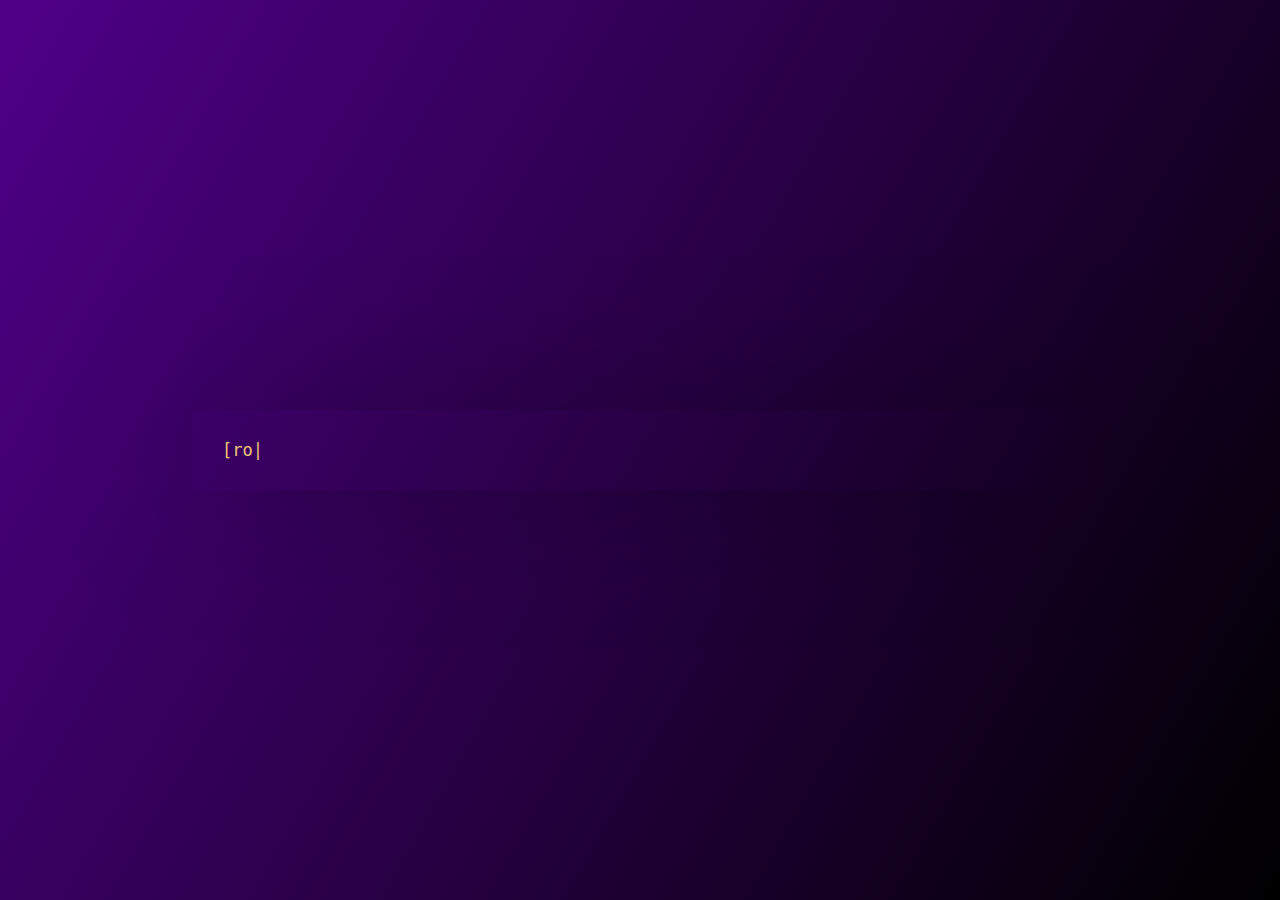
<file: wa/index.html>
<!doctype html>
<html>

<head>
    <meta http-equiv="refresh" content="17;url=./zhl-2.html">
    <meta charset="utf-8">
    <title>我爱你</title>
    <link rel="icon" type="image/x-icon" href="https://cdn.jsdelivr.net/gh/sun0225SUN/photos/img/20210715233345.png">

    <style>
        * {
            margin: 0;
            padding: 0;
            border: 0;
            font-size: 100%;
            font: inherit;
            vertical-align: baseline;
            box-sizing: border-box;
            color: inherit;
        }

        body {
            background-image: linear-gradient(120deg, #4f0088 0%, #000000 100%);
            height: 100vh;
        }

        h1 {
            font-size: 45vw;
            text-align: center;
            position: fixed;
            width: 100vw;
            z-index: 1;
            color: #ffffff26;
            text-shadow: 0 0 50px rgba(0, 0, 0, 0.07);
            top: 50%;
            -webkit-transform: translateY(-50%);
            transform: translateY(-50%);
            font-family: "Montserrat", monospace;
        }

        div {
            background: rgba(0, 0, 0, 0);
            width: 70vw;
            position: relative;
            top: 50%;
            -webkit-transform: translateY(-50%);
            transform: translateY(-50%);
            margin: 0 auto;
            padding: 30px 30px 10px;
            box-shadow: 0 0 150px -20px rgba(0, 0, 0, 0.5);
            z-index: 3;
        }

        P {
            font-family: "Share Tech Mono", monospace;
            color: #f5f5f5;
            margin: 0 0 20px;
            font-size: 17px;
            line-height: 1.2;
        }

        span {
            color: #f0c674;
        }

        i {
            color: #8abeb7;
        }

        div a {
            text-decoration: none;
        }

        b {
            color: #81a2be;
        }

        a.avatar {
            position: fixed;
            bottom: 15px;
            right: -100px;
            -webkit-animation: slide 0.5s 4.5s forwards;
            animation: slide 0.5s 4.5s forwards;
            display: block;
            z-index: 4
        }

        a.avatar img {
            border-radius: 100%;
            width: 44px;
            border: 2px solid white;
        }

        @-webkit-keyframes slide {
            from {
                right: -100px;
                -webkit-transform: rotate(360deg);
                transform: rotate(360deg);
                opacity: 0;
            }

            to {
                right: 15px;
                -webkit-transform: rotate(0deg);
                transform: rotate(0deg);
                opacity: 1;
            }
        }

        @keyframes slide {
            from {
                right: -100px;
                -webkit-transform: rotate(360deg);
                transform: rotate(360deg);
                opacity: 0;
            }

            to {
                right: 15px;
                -webkit-transform: rotate(0deg);
                transform: rotate(0deg);
                opacity: 1;
            }
        }
    </style>
</head>

<body>
    <h1></h1>
    <div>
        <p> <span>[root@VM-0-9-centos ~]# </span>: "<i> cd /关于Ta的记忆/ </i>"</p>
        <p> <span>[root@VM-0-9-centos ~]#</span>: "<i>加载成功</i>"</p>
        <p> <span>[root@VM-0-9-centos ~]#</span>: <b>文件备份自动启用中...</span>: <a href="/">备份成功</a></p>
        <p>
            <span>[root@VM-0-9-centos ~]# </span>:"<i>文件碎片正在加载...</i>"
        </p>
        <p>
            <span>[root@VM-0-9-centos ~]# </span>:"<i>加载成功 正在打开...</i>"
        </p>
    </div>


    <script>
        var str = document.getElementsByTagName('div')[0].innerHTML.toString();
        var i = 0;
        document.getElementsByTagName('div')[0].innerHTML = "";

        setTimeout(function () {
            var se = setInterval(function () {
                i++;
                document.getElementsByTagName('div')[0].innerHTML = str.slice(0, i) + "|";
                if (i == str.length) {
                    clearInterval(se);
                    document.getElementsByTagName('div')[0].innerHTML = str;
                }
            }, 30);
        }, 0);
    </script>

</body>

</html>
</file>
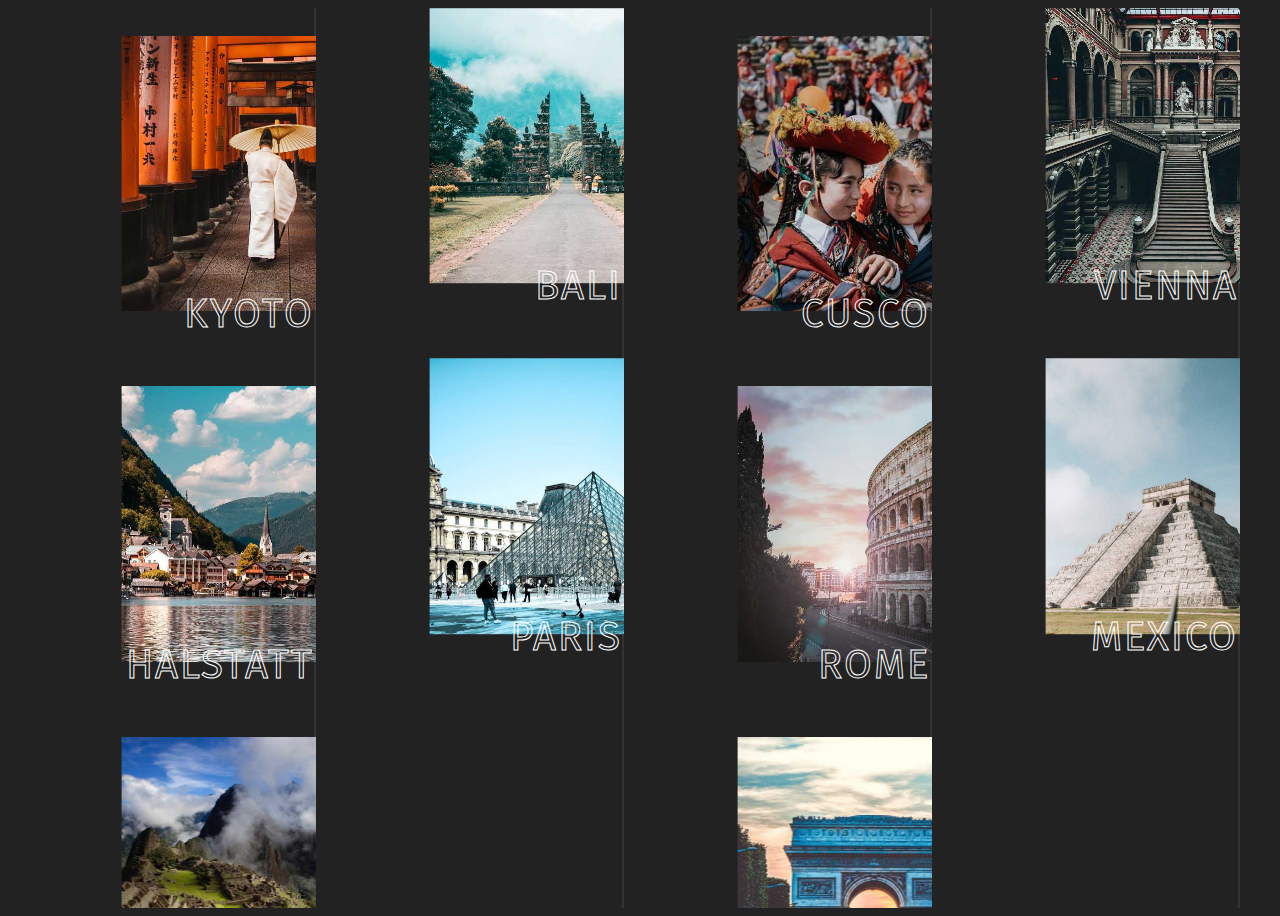
<file: xc/index.html>
<!DOCTYPE html>
<html lang="en" >
<head>
<meta charset="UTF-8">
<title>爱情纪录相册</title>

<link href="https://fonts.googleapis.com/css?family=Fira+Sans:800&display=swap" rel="stylesheet">

<link rel="stylesheet" href="css/style.css">

</head>
<body>

<div class="gallery">
  <div class="gallery__strip__wrapper">
    <div class="gallery__strip one">
      <div class="photo">
        <div class="photo__image"><img src="img/gg-kyoto.jpg"/></div>
        <div class="photo__name">Kyoto</div>
      </div>
      <div class="photo">
        <div class="photo__image"><img src="img/gg-austria.jpg"/></div>
        <div class="photo__name">Halstatt</div>
      </div>
      <div class="photo">
        <div class="photo__image"><img src="img/gg-peru.jpg"/></div>
        <div class="photo__name">Peru</div>
      </div>
      <div class="photo">
        <div class="photo__image"><img src="img/gg-rio.jpg"/></div>
        <div class="photo__name">Rio</div>
      </div>
    </div>
  </div>
  <div class="gallery__strip__wrapper">
    <div class="gallery__strip two">
      <div class="photo">
        <div class="photo__image"><img src="img/gg-italy.jpg"/></div>
        <div class="photo__name">Italy</div>
      </div>
      <div class="photo">
        <div class="photo__image"><img src="img/gg-osaka.jpg"/></div>
        <div class="photo__name">Osaka</div>
      </div>
      <div class="photo">
        <div class="photo__image"><img src="img/gg-bali.jpg"/></div>
        <div class="photo__name">Bali</div>
      </div>
      <div class="photo">
        <div class="photo__image"><img src="img/gg-paris2.jpg"/></div>
        <div class="photo__name">Paris</div>
      </div>
    </div>
  </div>
  <div class="gallery__strip__wrapper">
    <div class="gallery__strip three">
      <div class="photo">
        <div class="photo__image"><img src="img/gg-cusco.jpg"/></div>
        <div class="photo__name">Cusco</div>
      </div>
      <div class="photo">
        <div class="photo__image"><img src="img/gg-rome.jpg"/></div>
        <div class="photo__name">Rome</div>
      </div>
      <div class="photo">
        <div class="photo__image"><img src="img/gg-paris.jpg"/></div>
        <div class="photo__name">Paris</div>
      </div>
      <div class="photo">
        <div class="photo__image"><img src="img/gg-bali2.jpg"/></div>
        <div class="photo__name">Bali</div>
      </div>
    </div>
  </div>
  <div class="gallery__strip__wrapper">
    <div class="gallery__strip four">
      <div class="photo">
        <div class="photo__image"><img src="img/gg-milan.jpg"/></div>
        <div class="photo__name">Milan</div>
      </div>
      <div class="photo">
        <div class="photo__image"><img src="img/gg-budapest.jpg"/></div>
        <div class="photo__name">Budapest</div>
      </div>
      <div class="photo">
        <div class="photo__image"><img src="img/gg-vienna.jpg"/></div>
        <div class="photo__name">Vienna</div>
      </div>
      <div class="photo">
        <div class="photo__image"><img src="img/gg-mexico.jpg"/></div>
        <div class="photo__name">Mexico</div>
      </div>
    </div>
  </div>
</div>

</body>
</html>
</file>
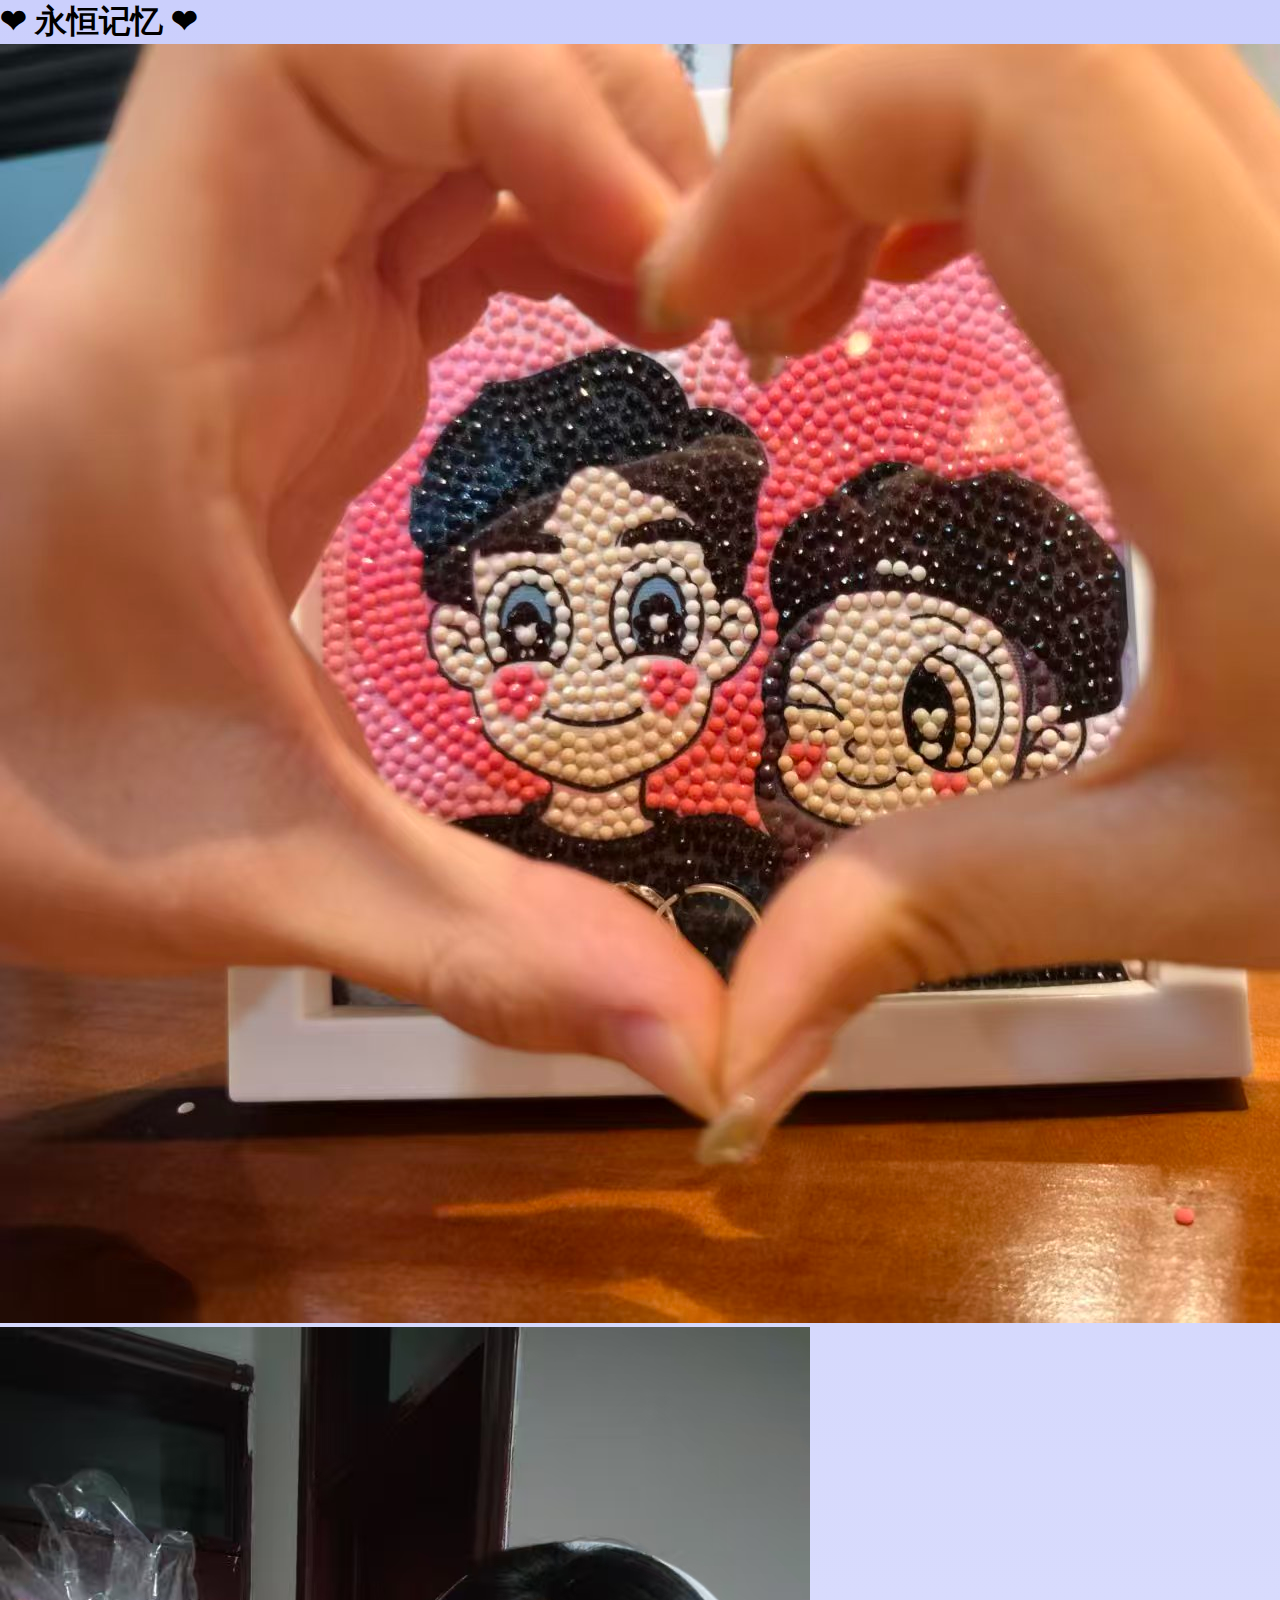
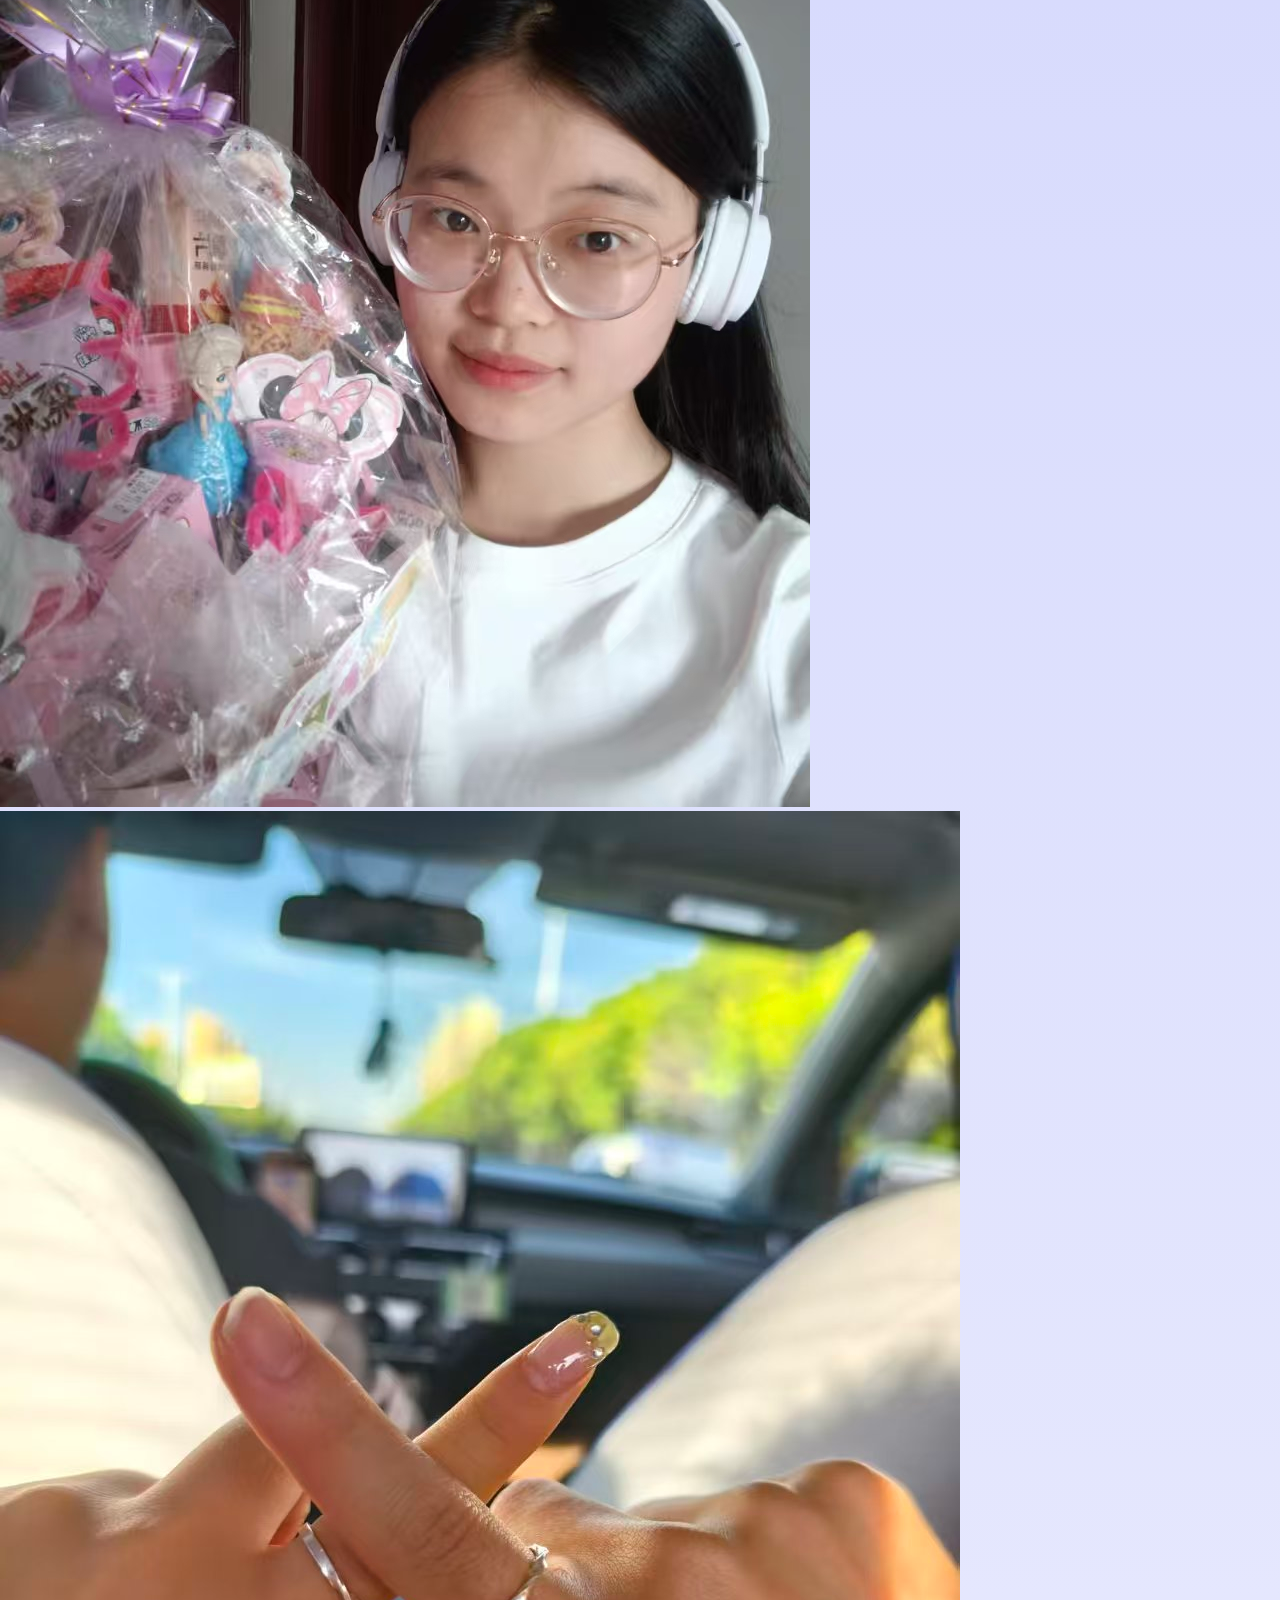
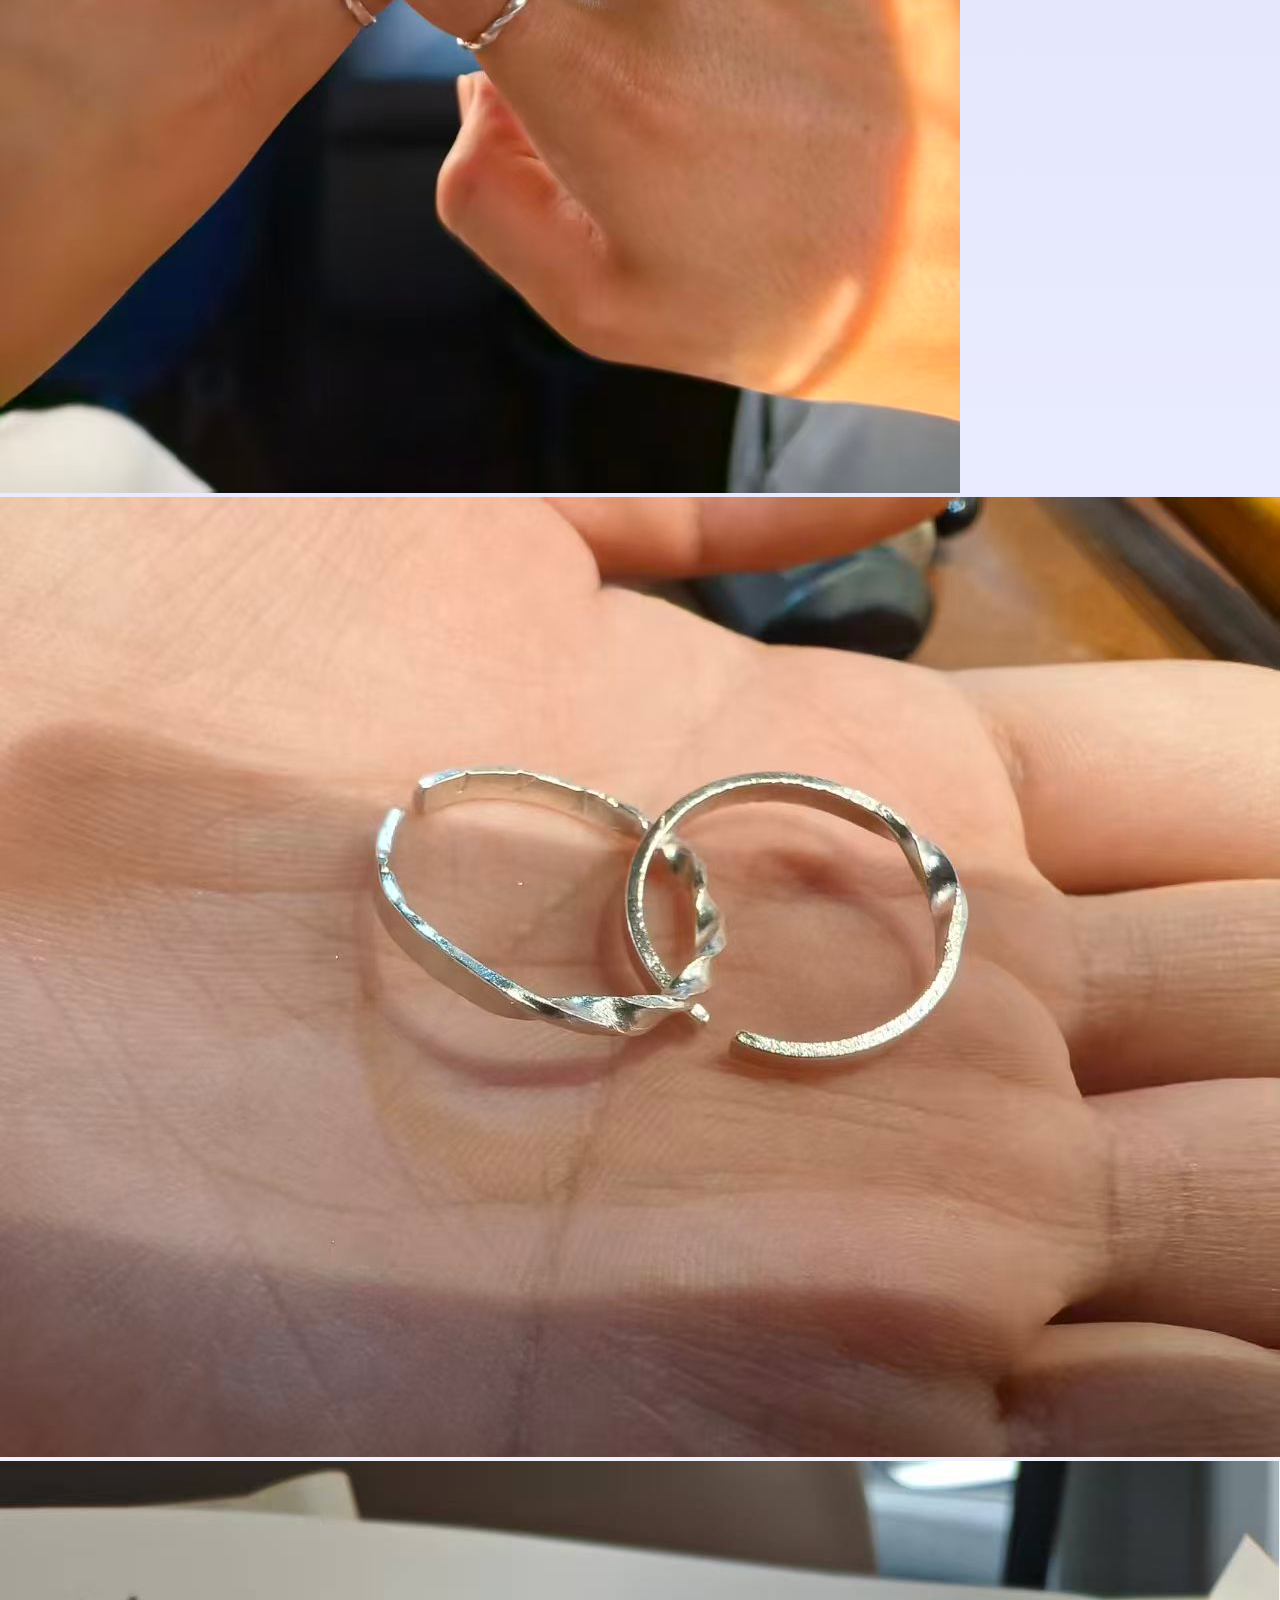
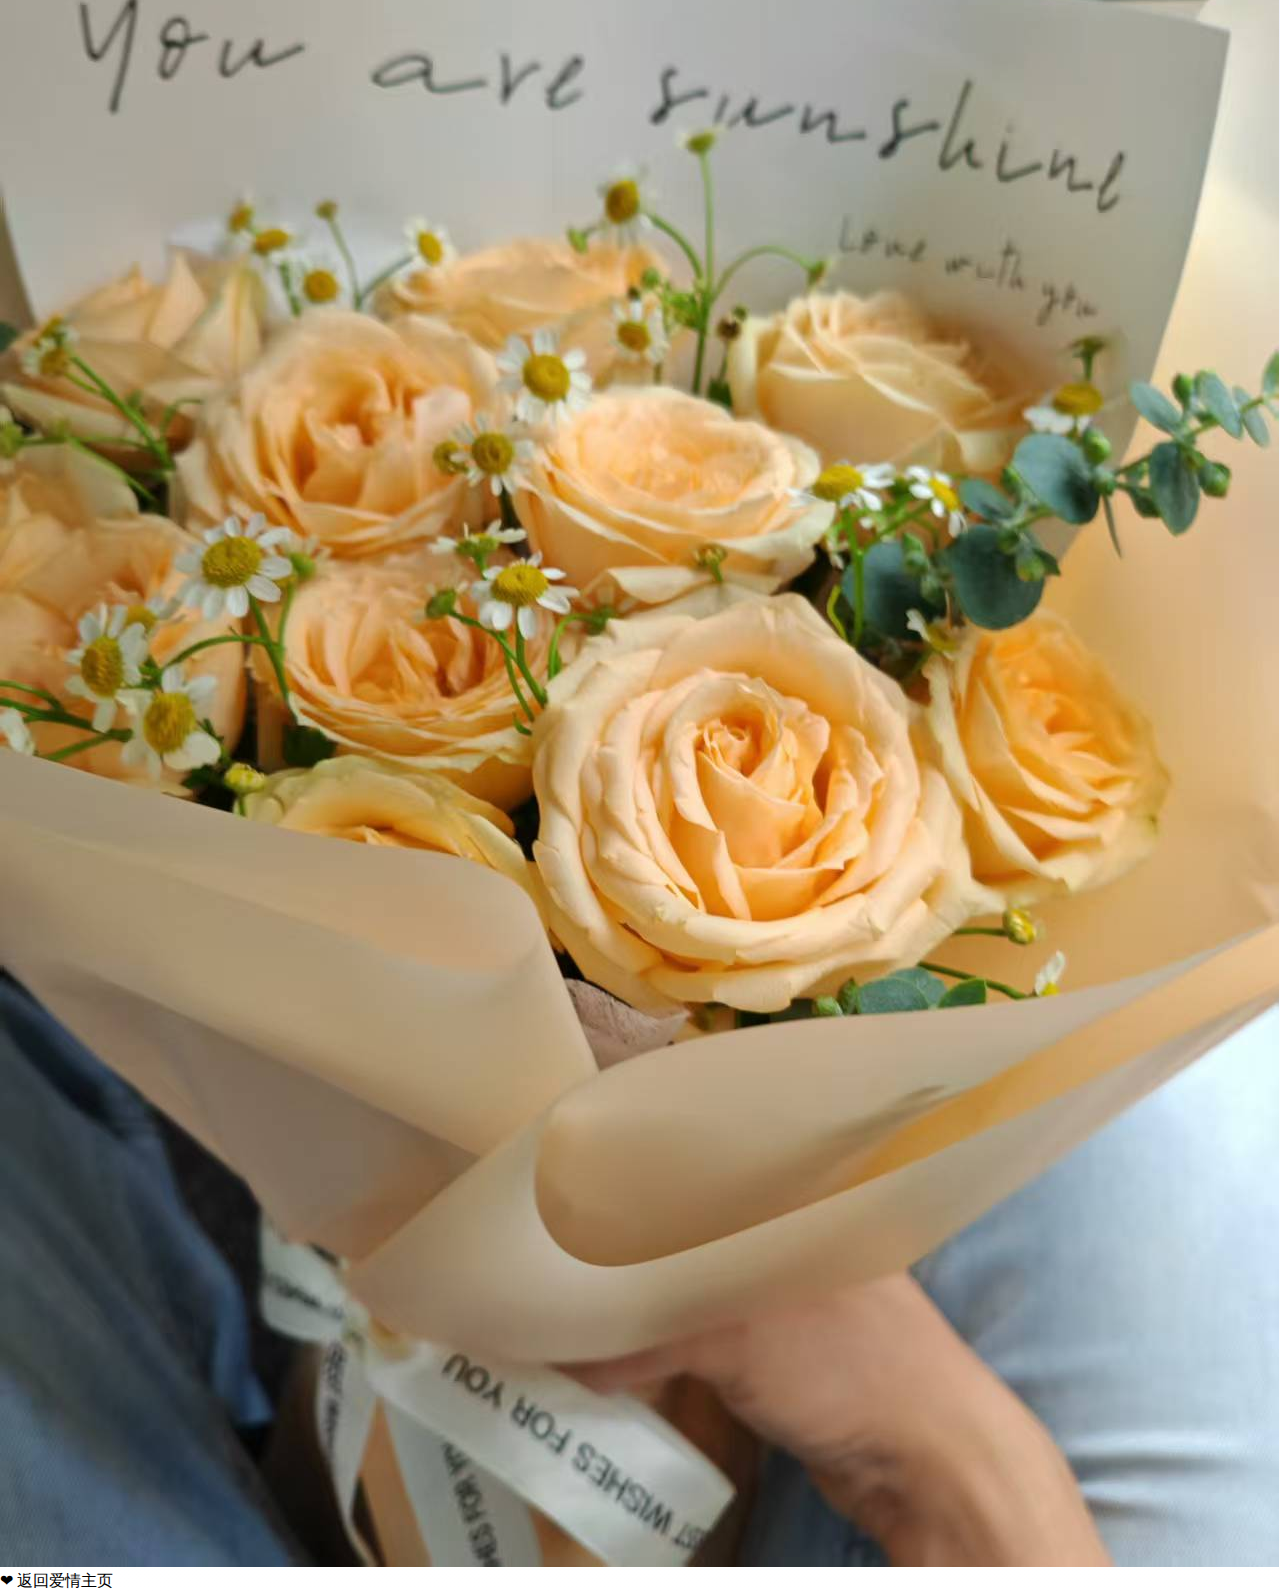
<file: close.html>
<!DOCTYPE html>
<html>
<head>
    <meta charset="UTF-8">
    <title>时光纪念</title>
    <link rel="stylesheet" href="./css/style.css">
</head>
<body class="animated-bg">
    <div class="memory-container">
        <div class="floating-hearts"></div>
        <h1 class="title-glow">❤ 永恒记忆 ❤</h1>
        <div class="timeline">
            <div class="memory-card">
                <div class="photo-grid">
                    <img src="img/one_love.jpg" class="love-photo">
                    <img src="img/eight_love.jpg" class="love-photo">
                    <img src="img/three_love.jpg" class="love-photo">
                    <img src="img/two_love.jpg" class="love-photo">
                    <img src="img/five_love.jpg" class="love-photo">
                    
                </div>
            </div>
        </div>
        <a href="index.html" class="crystal-btn">
            <span>❤</span> 返回爱情主页
        </a>
    </div>
</body>
</html>
</file>
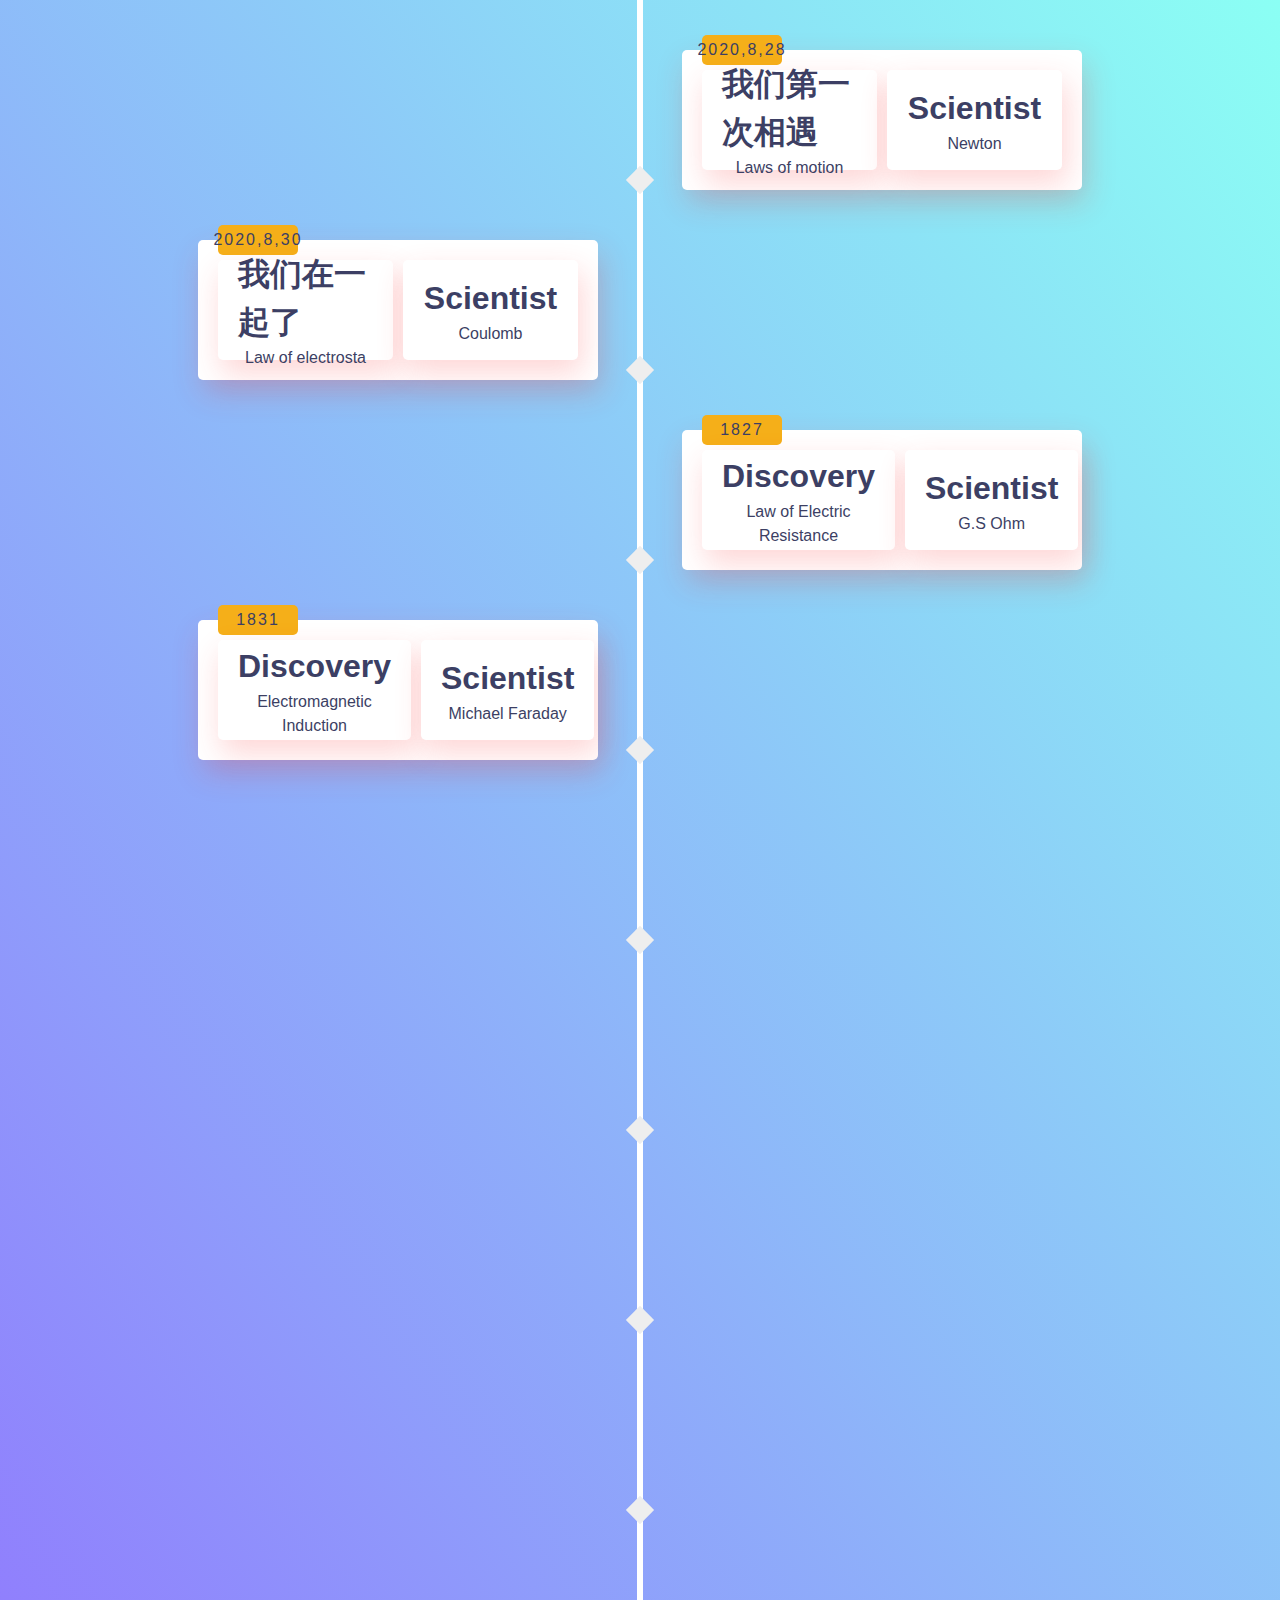
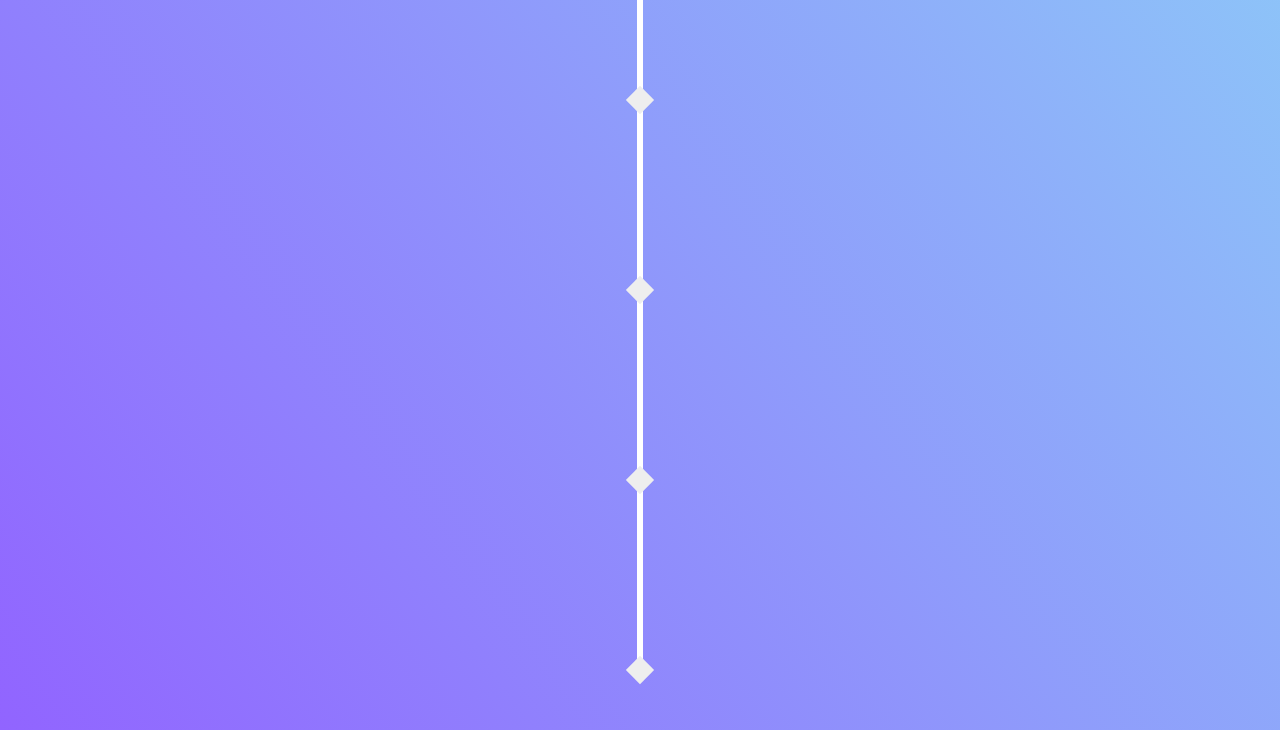
<file: jl/demo.html>
<!doctype html>
<html>
<head>
<meta charset="utf-8">
<title>爱情纪录手册</title>

<style>
*,
*::before,
*::after {
  margin: 0;
  padding: 0;
  box-sizing: border-box;
}

body {
  font: normal 16px/1.5 'Titillium Web', sans-serif;
  background: linear-gradient(54deg, #9164ff, #8bfff4);
  color: #3c3f64;
  overflow-x: hidden;
  padding-bottom: 50px;
}

.timeline ul li {
  list-style-type: none;
  position: relative;
  width: 6px;
  margin: 0 auto;
  padding-top: 50px;
  background: #fff;
}
.timeline ul li::after {
  content: '';
  position: absolute;
  left: 50%;
  bottom: 0;
  transform: translateX(-50%) rotate(45deg);
  width: 20px;
  height: 20px;
  z-index: 2;
  background: #eee;
}
.timeline ul li div {
  position: relative;
  bottom: 0;
  width: 400px;
  padding: 20px;
  background: #fff;
  box-shadow: 4px 13px 30px 1px rgba(252, 56, 56, 0.2);
  border-radius: 5px;
  display: flex;
  align-items: center;
}
.timeline ul li div time {
  position: absolute;
  background: #f5af19;
  width: 80px;
  height: 30px;
  top: -15px;
  border-radius: 5px;
  display: flex;
  justify-content: center;
  align-items: center;
  letter-spacing: 2px;
}
.timeline ul li div div {
  height: 100px;
  display: flex;
  flex-direction: column;
  justify-content: center;
  align-items: center;
}
.timeline ul li div div p {
  text-align: center;
}
.timeline ul li div .discovery {
  margin-right: 10px;
}
.timeline ul li:nth-of-type(odd) > div {
  left: 45px;
}
.timeline ul li:nth-of-type(even) > div {
  left: -439px;
}

.timeline ul li div {
  visibility: hidden;
  opacity: 0;
  transition: all 0.5s ease-in-out;
}
.timeline ul li:nth-of-type(odd) div {
  transform: translate3d(100px, -10px, 0) rotate(10deg);
}
.timeline ul li:nth-of-type(even) div {
  transform: translate3d(-100px, -10px, 0) rotate(10deg);
}
.timeline ul li.in-view div {
  transform: none;
  visibility: visible;
  opacity: 1;
}

@media screen and (max-width: 900px) {
  .timeline ul li div {
    width: 250px;
    flex-direction: column;
  }
  .timeline ul li div div {
    width: 80%;
    margin: 10px;
  }
  .timeline ul li:nth-of-type(even) > div {
    left: -289px;
  }
}
@media screen and (max-width: 600px) {
  body {
    background: #8bfff4;
  }

  .timeline ul li {
    margin-left: 20px;
  }
  .timeline ul li div {
    width: calc(100vw - 91px);
  }
  .timeline ul li:nth-of-type(even) > div {
    left: 45px;
  }
}
</style>
</head>
<body>
<section class="timeline">
    <ul>
        <li>
            <div>
                <time>2020,8,28</time>
                <div class="discovery">
                    <h1>我们第一次相遇</h1>
                    <p>
                        Laws of motion
                    </p>
                </div>
                <div class="scientist">
                    <h1>Scientist</h1>
                    <span>Newton</span>
                </div>
            </div>
        </li>
        <li>
            <div>
                <time>2020,8,30</time>
                <div class="discovery">
                    <h1>我们在一起了</h1>
                    <p>
                        Law of electrosta
                    </p>
                </div>
                <div class="scientist">
                    <h1>Scientist</h1>
                    <span>Coulomb</span>
                </div>
            </div>
        </li>
        <li>
            <div>
                <time>1827</time>
                <div class="discovery">
                    <h1>Discovery</h1>
                    <p>
                        Law of Electric Resistance
                    </p>
                </div>
                <div class="scientist">
                    <h1>Scientist</h1>
                    <span>G.S Ohm</span>
                </div>
            </div>
        </li>
        <li>
            <div>
                <time>1831</time>
                <div class="discovery">
                    <h1>Discovery</h1>
                    <p>
                        Electromagnetic Induction
                    </p>
                </div>
                <div class="scientist">
                    <h1>Scientist</h1>
                    <span>Michael Faraday</span>
                </div>
            </div>
        </li>
        <li>
            <div>
                <time>1867</time>
                <div class="discovery">
                    <h1>Discovery</h1>
                    <p>
                        Dynamite
                    </p>
                </div>
                <div class="scientist">
                    <h1>Scientist</h1>
                    <span>Alfred Nobel</span>
                </div>
            </div>
        </li>
        <li>
            <div>
                <time>1895</time>
                <div class="discovery">
                    <h1>Discovery</h1>
                    <p>
                        X Rays
                    </p>
                </div>
                <div class="scientist">
                    <h1>Scientist</h1>
                    <span>Roentgen</span>
                </div>
            </div>
        </li>
        <li>
            <div>
                <time>1897</time>
                <div class="discovery">
                    <h1>Discovery</h1>
                    <p>
                        Electron
                    </p>
                </div>
                <div class="scientist">
                    <h1>Scientist</h1>
                    <span>J.J.Thomson</span>
                </div>
            </div>
        </li>
        <li>
            <div>
                <time>1898</time>
                <div class="discovery">
                    <h1>Discovery</h1>
                    <p>
                        Radium
                    </p>
                </div>
                <div class="scientist">
                    <h1>Scientist</h1>
                    <span>Madam Curie</span>
                </div>
            </div>
        </li>
        <li>
            <div>
                <time>1900</time>
                <div class="discovery">
                    <h1>Discovery</h1>
                    <p>
                        Quantum Theory
                    </p>
                </div>
                <div class="scientist">
                    <h1>Scientist</h1>
                    <span>Max Plank</span>
                </div>
            </div>
        </li>
        <li>
            <div>
                <time>1905</time>
                <div class="discovery">
                    <h1>Discovery</h1>
                    <p>
                        Principle of Relativity
                    </p>
                </div>
                <div class="scientist">
                    <h1>Scientist</h1>
                    <span>Albert Einstein</span>
                </div>
            </div>
        </li>
        <li>
            <div>
                <time>1905</time>
                <div class="discovery">
                    <h1>Discovery</h1>
                    <p>
                        Photo electric effect
                    </p>
                </div>
                <div class="scientist">
                    <h1>Scientist</h1>
                    <span>Albert Einstein</span>
                </div>
            </div>
        </li>
        <li>
            <div>
                <time>1942</time>
                <div class="discovery">
                    <h1>Discovery</h1>
                    <p>
                        Nuclear Reactor
                    </p>
                </div>
                <div class="scientist">
                    <h1>Scientist</h1>
                    <span>Anrico Fermi</span>
                </div>
            </div>
        </li>
    </ul>
</section>

<script>
var items = document.querySelectorAll(".timeline li");

function isElementInViewport(el) {
  var rect = el.getBoundingClientRect();
  return (
    rect.top >= 0 &&
    rect.left >= 0 &&
    rect.bottom <= (window.innerHeight || document.documentElement.clientHeight) &&
    rect.right <= (window.innerWidth || document.documentElement.clientWidth)
  );
}

function callbackFunc() {
  for (var i = 0; i < items.length; i++) {
    if (isElementInViewport(items[i])) {
      if(!items[i].classList.contains("in-view")){
        items[i].classList.add("in-view");
      }
    } else if(items[i].classList.contains("in-view")) {
        items[i].classList.remove("in-view");
    }
  }
}
 
window.addEventListener("load", callbackFunc);
window.addEventListener("scroll", callbackFunc);
</script>

</body>
</html>
</file>
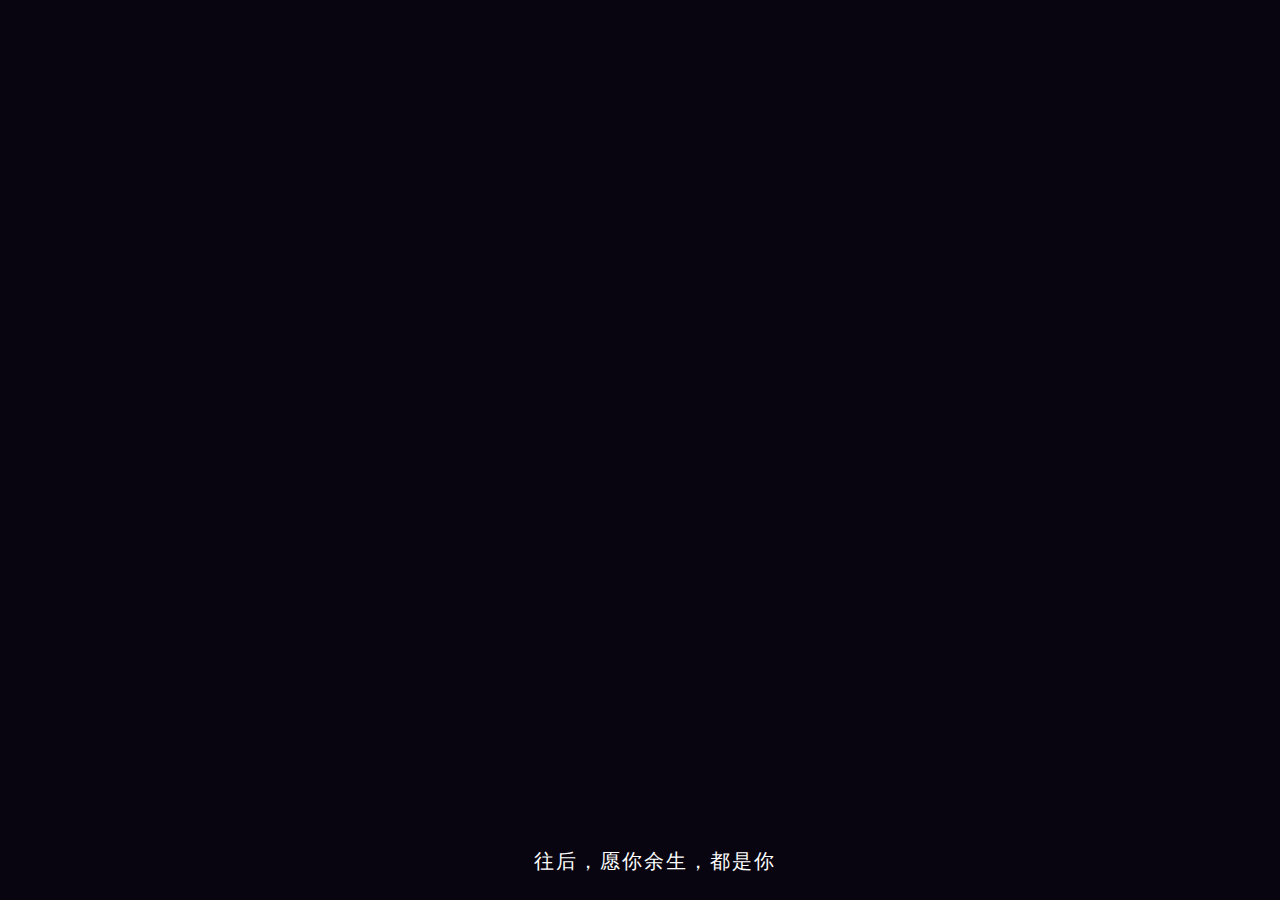
<file: wa/zhl-2.html>
<!DOCTYPE html>
<html xmlns="http://www.w3.org/1999/xhtml">

<head>
	<meta http-equiv="Content-Type" content="text/html; charset=utf-8" />
	<title>我爱你</title>
	<link href="static/css/zhl.css" type="text/css" rel="stylesheet" />
	<link rel="icon" type="image/x-icon" href="https://cdn.jsdelivr.net/gh/sun0225SUN/photos/img/20210715233345.png">
</head>

<body ondragstart="window.event.returnValue=false" oncontextmenu="window.event.returnValue=false"
	onselectstart="event.returnValue=false">

	<div id="hovertreecontainer">

		<div>
			<h1 id="h1">遇见你，真幸运 </h1>
			<h2 id="h2"> 我想要的很简单：兜里有糖，肚里有墨，手里有活，卡里有钱，未来有你。</h2>
			<p style="color:white;font-size:20px">往后，愿你余生，都是你</p>

			<p>&nbsp;</p>
			<p>&nbsp;</p>
			<p>&nbsp;</p>
			<p>&nbsp;</p>
		</div>

	</div>

	<canvas id="canvas"></canvas>

	<script type="text/javascript" src="static/js/zhl.js">
	</script>
	<script type="text/javascript">

		; (function (window) {

			var ctx,
				hue,
				logo,
				form,
				buffer,
				target = {},
				tendrils = [],
				settings = {};

			settings.debug = true;
			settings.friction = 0.5;
			settings.trails = 20;
			settings.size = 50;
			settings.dampening = 0.25;
			settings.tension = 0.98;

			Math.TWO_PI = Math.PI * 2;

			function Oscillator(options) {
				this.init(options || {});
			}

			Oscillator.prototype = (function () {

				var value = 0;

				return {

					init: function (options) {
						this.phase = options.phase || 0;
						this.offset = options.offset || 0;
						this.frequency = options.frequency || 0.001;
						this.amplitude = options.amplitude || 1;
					},

					update: function () {
						this.phase += this.frequency;
						value = this.offset + Math.sin(this.phase) * this.amplitude;
						return value;
					},

					value: function () {
						return value;
					}
				};

			})();

			function Tendril(options) {
				this.init(options || {});
			}

			Tendril.prototype = (function () {

				function Node() {
					this.x = 0;
					this.y = 0;
					this.vy = 0;
					this.vx = 0;
				}

				return {

					init: function (options) {

						this.spring = options.spring + (Math.random() * 0.1) - 0.05;
						this.friction = settings.friction + (Math.random() * 0.01) - 0.005;
						this.nodes = [];

						for (var i = 0, node; i < settings.size; i++) {

							node = new Node();
							node.x = target.x;
							node.y = target.y;

							this.nodes.push(node);
						}
					},

					update: function () {

						var spring = this.spring,
							node = this.nodes[0];

						node.vx += (target.x - node.x) * spring;
						node.vy += (target.y - node.y) * spring;

						for (var prev, i = 0, n = this.nodes.length; i < n; i++) {

							node = this.nodes[i];

							if (i > 0) {

								prev = this.nodes[i - 1];

								node.vx += (prev.x - node.x) * spring;
								node.vy += (prev.y - node.y) * spring;
								node.vx += prev.vx * settings.dampening;
								node.vy += prev.vy * settings.dampening;
							}

							node.vx *= this.friction;
							node.vy *= this.friction;
							node.x += node.vx;
							node.y += node.vy;

							spring *= settings.tension;
						}
					},

					draw: function () {

						var x = this.nodes[0].x,
							y = this.nodes[0].y,
							a, b;

						ctx.beginPath();
						ctx.moveTo(x, y);

						for (var i = 1, n = this.nodes.length - 2; i < n; i++) {

							a = this.nodes[i];
							b = this.nodes[i + 1];
							x = (a.x + b.x) * 0.5;
							y = (a.y + b.y) * 0.5;

							ctx.quadraticCurveTo(a.x, a.y, x, y);
						}

						a = this.nodes[i];
						b = this.nodes[i + 1];

						ctx.quadraticCurveTo(a.x, a.y, b.x, b.y);
						ctx.stroke();
						ctx.closePath();
					}
				};

			})();


			function init(event) {

				document.removeEventListener('mousemove', init);
				document.removeEventListener('touchstart', init);

				document.addEventListener('mousemove', mousemove);
				document.addEventListener('touchmove', mousemove);
				document.addEventListener('touchstart', touchstart);

				mousemove(event);
				reset();
				loop();
			}

			function reset() {

				tendrils = [];

				for (var i = 0; i < settings.trails; i++) {

					tendrils.push(new Tendril({
						spring: 0.45 + 0.025 * (i / settings.trails)
					}));
				}
			}

			function loop() {

				if (!ctx.running) return;

				ctx.globalCompositeOperation = 'source-over';
				ctx.fillStyle = 'rgba(8,5,16,0.4)';
				ctx.fillRect(0, 0, ctx.canvas.width, ctx.canvas.height);
				ctx.globalCompositeOperation = 'lighter';
				ctx.strokeStyle = 'hsla(' + Math.round(hue.update()) + ',90%,50%,0.25)';
				ctx.lineWidth = 1;

				if (ctx.frame % 60 == 0) {
					console.log(hue.update(), Math.round(hue.update()), hue.phase, hue.offset, hue.frequency, hue.amplitude);
				}

				for (var i = 0, tendril; i < settings.trails; i++) {
					tendril = tendrils[i];
					tendril.update();
					tendril.draw();
				}

				ctx.frame++;
				ctx.stats.update();
				requestAnimFrame(loop);
			}

			function resize() {
				ctx.canvas.width = window.innerWidth;
				ctx.canvas.height = window.innerHeight;
			}

			function start() {
				if (!ctx.running) {
					ctx.running = true;
					loop();
				}
			}

			function stop() {
				ctx.running = false;
			}

			function mousemove(event) {
				if (event.touches) {
					target.x = event.touches[0].pageX;
					target.y = event.touches[0].pageY;
				} else {
					target.x = event.clientX
					target.y = event.clientY;
				}
				event.preventDefault();
			}

			function touchstart(event) {
				if (event.touches.length == 1) {
					target.x = event.touches[0].pageX;
					target.y = event.touches[0].pageY;
				}
			}

			function keyup(event) {

				switch (event.keyCode) {
					case 32:
						save();
						break;
					default:

				}
			}

			function letters(id) {

				var el = document.getElementById(id),
					letters = el.innerHTML.replace('&amp;', '&').split(''),
					heading = '';

				for (var i = 0, n = letters.length, letter; i < n; i++) {
					letter = letters[i].replace('&', '&amp');
					heading += letter.trim() ? '<span class="letter-' + i + '">' + letter + '</span>' : '&nbsp;';
				}

				el.innerHTML = heading;
				setTimeout(function () {
					el.className = 'transition-in';
				}, (Math.random() * 500) + 500);
			}

			function save() {

				if (!buffer) {

					buffer = document.createElement('canvas');
					buffer.width = screen.availWidth;
					buffer.height = screen.availHeight;
					buffer.ctx = buffer.getContext('2d');

					form = document.createElement('form');
					form.method = 'post';
					form.input = document.createElement('input');
					form.input.type = 'hidden';
					form.input.name = 'data';
					form.appendChild(form.input);

					document.body.appendChild(form);
				}

				buffer.ctx.fillStyle = 'rgba(8,5,16)';
				buffer.ctx.fillRect(0, 0, buffer.width, buffer.height);

				buffer.ctx.drawImage(canvas,
					Math.round(buffer.width / 2 - canvas.width / 2),
					Math.round(buffer.height / 2 - canvas.height / 2)
				);

				buffer.ctx.drawImage(logo,
					Math.round(buffer.width / 2 - logo.width / 4),
					Math.round(buffer.height / 2 - logo.height / 4),
					logo.width / 2,
					logo.height / 2
				);

				window.open(buffer.toDataURL(), 'wallpaper', 'top=0,left=0,width=' + buffer.width + ',height=' + buffer.height);

			}

			window.requestAnimFrame = (function () {
				return window.requestAnimationFrame || window.webkitRequestAnimationFrame || window.mozRequestAnimationFrame || function (fn) { window.setTimeout(fn, 1000 / 60) };
			})();

			window.onload = function () {

				ctx = document.getElementById('canvas').getContext('2d');
				ctx.stats = new Stats();
				ctx.running = true;
				ctx.frame = 1;

				logo = new Image();
				logo.src = 'ht' + 'tp://ho' + 'vertree.c' + 'om/themes/hvtimages/hvtlogo.p' + 'ng';

				hue = new Oscillator({
					phase: Math.random() * Math.TWO_PI,
					amplitude: 85,
					frequency: 0.0015,
					offset: 285
				});

				letters('h1');
				letters('h2');

				document.addEventListener('mousemove', init);
				document.addEventListener('touchstart', init);
				document.body.addEventListener('orientationchange', resize);
				window.addEventListener('resize', resize);
				window.addEventListener('keyup', keyup);
				window.addEventListener('focus', start);
				window.addEventListener('blur', stop);

				resize();

				if (window.DEBUG) {

					var gui = new dat.GUI();

					settings.gui.add(settings, 'trails', 1, 30).onChange(reset);
					settings.gui.add(settings, 'size', 25, 75).onFinishChange(reset);
					settings.gui.add(settings, 'friction', 0.45, 0.55).onFinishChange(reset);
					settings.gui.add(settings, 'dampening', 0.01, 0.4).onFinishChange(reset);
					settings.gui.add(settings, 'tension', 0.95, 0.999).onFinishChange(reset);

					document.body.appendChild(ctx.stats.domElement);
				}
			};

		})(window);

	</script>
	<audio autoplay>
		<source src="https://api.uomg.com/api/rand.music?sort=热歌榜" type="audio/mpeg">
	</audio>
</body>

</html>
</file>
<file: xc/css/style.css>
body {
  background: #222;
  font-family: "Fira Sans", sans-serif;
  padding-right: 2rem;
}

* {
  box-sizing: border-box;
}

.gallery {
  display: flex;
  flex-wrap: wrap;
  width: 100%;
  overflow: hidden;
  max-width: 1300px;
  margin: auto;
}
.gallery__strip {
  min-height: 100vh;
}
.gallery__strip__wrapper {
  flex: 0 0 100%;
  justify-content: flex-end;
  background: #222;
  border-right: 2px solid #333;
  position: relative;
}

@media (min-width: 500px) {
  .gallery__strip__wrapper {
    flex: 0 0 50%;
  }
}
@media (min-width: 950px) {
  .gallery {
    height: 100vh;
  }
  .gallery__strip.one {
    animation: 60s move-it ease alternate infinite 5s;
    transform: translateY(2%);
  }
  .gallery__strip.three {
    animation: 70s move-it ease alternate infinite 6s;
    transform: translateY(2%);
  }
  .gallery__strip.two {
    animation: 58s move-it-2 ease alternate infinite 5s;
    transform: translateY(-50%);
  }
  .gallery__strip.four {
    animation: 65s move-it-2 ease alternate infinite 5.5s;
    transform: translateY(-50%);
  }
  .gallery__strip:hover {
    animation-play-state: paused;
  }
  .gallery__strip__wrapper {
    flex: 0 0 25%;
  }
}
.photo {
  position: relative;
  text-align: right;
  padding-bottom: 3rem;
}
.photo__image img {
  width: 90%;
  transform: translateX(30%);
  transition: 1s cubic-bezier(0.19, 1, 0.22, 1) 0.2s;
}
.photo__name {
  text-transform: uppercase;
  font-size: 40px;
  letter-spacing: 2px;
  color: transparent;
  -webkit-text-stroke-width: 1px;
  -webkit-text-stroke-color: white;
  margin-top: -25px;
  transition: 0.4s ease-in-out 0.4s;
  position: relative;
  width: 100%;
}
.photo:hover .photo__image img {
  transform: translateX(0%);
}
.photo:hover .photo__name {
  color: #fff;
}

@keyframes move-it {
  0%,
 90%,
 100% {
    transform: translateY(2%);
  }
  45% {
    transform: translateY(-50%);
  }
}
@keyframes move-it-2 {
  0%,
 90%,
 100% {
    transform: translateY(-50%);
  }
  45% {
    transform: translateY(5%);
  }
}
</file>
<file: css/style.css>
* {
    margin: 0;
    padding: 0
}

body {
    background-color: #FFF;
    background-image: linear-gradient(180deg, #CBCFFC, #FFF);
    background-repeat: no-repeat
}

@font-face {
    font-family: xbc;
    src: url("../fonts/a.ttf")
}

#ti {
    font: 13px xbc, Arial, sans-serif;
    font-size: 200%;
    margin: 30px 10px 0px;
    text-shadow: 5px 5px 5px #909090
}

#hitokoto {
    font-size: 80%;
    margin: 13px 10px
}

h4 {
    font-family: xbc;
    padding-left: 10px
}

#content {
    width: 95%;
    max-width: 430px;
    height: 600px;
    margin: 0 auto;
}

.box-box {
    text-align: center
}

.box-top {
    margin: 5px 5px 25px
}

.box {
    text-align: center;
    margin: 5px 5px 10px;
    padding: 5px;
    border-radius: 10px;
    background: #FFF;
    box-shadow: 2px 2px 5px #CBCFFC, -3px -3px 5px #FFF
}

.newweb hr {
    margin-left: 25px
}

.main {
    width: auto;
    height: 150px;
    padding: 2% 0
}

.main-1 {
    width: 40%;
    height: auto;
    float: left
}

.main-2 {
    width: 57%;
    height: auto;
    float: left;
    padding-left: 3%
}

center {
    margin: 13px;
    font-size: 80%
}

.img {
    width: 65%;
    height: 65%;
    margin: 0 auto;
    display: block;
    border-radius: 10em;
    box-shadow: 3px 3px 8px 1px silver;
    margin-top: 1em;
    align-content: center
}

.box-foot {
    clear: both;
    margin-top: 50px
}

.boxbox {
    margin: 0 auto;
    width: 80%;
    border-radius: 20px;
    background: #FFF;
    box-shadow: inset 2px 2px 5px #CBCFFC, inset -3px -3px 5px #FFF
}

.box-box font {
    text-align: center;
    padding: 8px;
    border-radius: 50%;
    background: #FFF;
    box-shadow: inset 3px 3px 5px #CBCFFC, inset -5px -5px 5px #FFF
}

font.zuobiao i {
    line-height: 1.8;
    margin-right: 6px;
    vertical-align: middle;
    background-image: url(../img/zuobiao.svg);
    background-size: 100%;
    width: 15px;
    height: 15px;
    display: inline-block;
    margin-top: -2px
}

.newweb {
    font-size: 13px
}

font.newweb i {
    line-height: 1.8;
    margin: 0 6px 0;
    vertical-align: middle;
    background-image: url(../img/web.svg);
    background-size: 100%;
    width: 15px;
    height: 15px;
    display: inline-block
}

font.qq i {
    line-height: 1.8;
    vertical-align: middle;
    background-image: url(../img/qq.svg);
    background-size: 100%;
    width: 20px;
    height: 20px;
    display: inline-block
}

font.admin i {
    line-height: 1.8;
    margin-right: 6px;
    vertical-align: middle;
    background-image: url(../img/admin.svg);
    background-size: 100%;
    width: 15px;
    height: 15px;
    display: inline-block;
    margin-top: -2px
}

font.zfb i {
    line-height: 1.8;
    vertical-align: middle;
    background-image: url(../img/zfb.svg);
    background-size: 100%;
    width: 20px;
    height: 20px;
    display: inline-block
}

font.github i {
    line-height: 1.8;
    vertical-align: middle;
    background-image: url(../img/github.svg);
    background-size: 100%;
    width: 20px;
    height: 20px;
    display: inline-block
}

font.vx i {
    line-height: 1.8;
    vertical-align: middle;
    background-image: url(../img/vx.svg);
    background-size: 100%;
    width: 20px;
    height: 20px;
    display: inline-block
}

.ju {
    text-align: center
}

.foot {
    padding: 12px;
    margin-top: 25px;
    border-radius: 250px;
    background: #FFF;
    box-shadow: inset 3px 3px 5px #CBCFFC, inset -3px -3px 5px #FFF;
    text-align: center
}

.foot font {
    padding: 5px;
    margin: 0 5px 0 0;
    border-radius: 250px;
    background: #FFF;
    box-shadow: 2px 2px 5px #CBCFFC, -3px -3px 5px #FFF;
    -webkit-transition-duration: 0.6s;
    transition-duration: 0.6s
}

.foot font:hover {
    background-color: #FFF;
    box-shadow: inset 2px 2px 3px #CBCFFC, inset -3px -3px 3px #FFF
}

.foot font i {
    line-height: 1.8;
    margin: -5px 6px 0;
    vertical-align: middle;
    background-image: url(../img/footweb.svg);
    background-size: 100%;
    width: 15px;
    height: 15px;
    display: inline-block
}

a {
    text-decoration: none;
    margin-right: 5px
}

a:link {
    color: #000000
}

a:visited {
    color: #000000
}

a:hover {
    color: #CBCFFC
}

a:active {
    color: #CBCFFC
}

.footer {
    width: 300px;
    margin: 35px auto;
    font-size: 11px;
    text-align: center;
    bottom: 10px
}

.custom {
    /*min-height: 70px;
	text-align: center;*/
    margin: 20px 0;
}

#app-cover {
    /*position: absolute;
    top: 50%;
    right: 0;
    left: 0;*/
    max-width: 430px;
    min-width: 100%;
    height: auto;
    /*margin: -4px auto;*/
    margin-top: 100px;
}

#bg-artwork {
    position: fixed;
    top: -30px;
    right: -30px;
    bottom: -30px;
    left: -30px;
    background-image: url(http://k003.kiwi6.com/hotlink/8msy543338/1.jpg);
    background-repeat: no-repeat;
    background-size: cover;
    background-position: 50%;
    filter: blur(40px);
    -webkit-filter: blur(40px);
    z-index: 1;
}

#bg-layer {
    position: fixed;
    top: 0;
    right: 0;
    bottom: 0;
    left: 0;
    background-color: #fff;
    opacity: 0.51;
    z-index: 2;
}

#player {
    position: relative;
    height: 100%;
    z-index: 3;
}

#player-track {
    position: absolute;
    top: 0;
    right: 15px;
    left: 15px;
    padding: 13px 22px 10px 184px;
    background-color: #fff7f7;
    border-radius: 15px 15px 0 0;
    transition: 0.3s ease top;
    z-index: 1;
}

#player-track.active {
    top: -92px;
}

#album-name {
    color: #54576f;
    font-size: 17px;
    font-weight: bold;
}

#track-name {
    color: #acaebd;
    font-size: 13px;
    margin: 2px 0 13px 0;
}

#track-time {
    height: 12px;
    margin-bottom: 3px;
    overflow: hidden;
}

#current-time {
    float: left;
}

#track-length {
    float: right;
}

#current-time,
#track-length {
    color: transparent;
    font-size: 11px;
    background-color: #ffe8ee;
    border-radius: 10px;
    transition: 0.3s ease all;
}

#track-time.active #current-time,
#track-time.active #track-length {
    color: #f86d92;
    background-color: transparent;
}

#s-area,
#seek-bar {
    position: relative;
    height: 4px;
    border-radius: 4px;
}

#s-area {
    background-color: #ffe8ee;
    cursor: pointer;
}

#ins-time {
    position: absolute;
    top: -29px;
    color: #fff;
    font-size: 12px;
    white-space: pre;
    padding: 5px 6px;
    border-radius: 4px;
    display: none;
}

#s-hover {
    position: absolute;
    top: 0;
    bottom: 0;
    left: 0;
    opacity: 0.2;
    z-index: 2;
}

#ins-time,
#s-hover {
    background-color: #3b3d50;
}

#seek-bar {
    content: '';
    position: absolute;
    top: 0;
    bottom: 0;
    left: 0;
    width: 0;
    background-color: #fd6d94;
    transition: 0.2s ease width;
    z-index: 1;
}

#player-content {
    position: relative;
    height: 100%;
    background-color: #fff;
    box-shadow: 0 30px 80px #656565;
    border-radius: 15px;
    z-index: 2;
}

#album-art {
    position: absolute;
    top: -40px;
    width: 115px;
    height: 115px;
    margin-left: 40px;
    -webkit-transform: rotateZ(0);
    transform: rotateZ(0);
    transition: 0.3s ease all;
    box-shadow: 0 0 0 10px #fff;
    border-radius: 50%;
    overflow: hidden;
}

#album-art.active {
    top: -60px;
    box-shadow: 0 0 0 4px #fff7f7, 0 30px 50px -15px #afb7c1;
}

#album-art:before {
    content: '';
    position: absolute;
    top: 50%;
    right: 0;
    left: 0;
    width: 20px;
    height: 20px;
    margin: -10px auto 0 auto;
    background-color: #d6dee7;
    border-radius: 50%;
    box-shadow: inset 0 0 0 2px #fff;
    z-index: 2;
}

#album-art img {
    display: block;
    position: absolute;
    top: 0;
    left: 0;
    width: 100%;
    height: 100%;
    opacity: 0;
    z-index: -1;
}

#album-art img.active {
    opacity: 1;
    z-index: 1;
}

#album-art.active img.active {
    z-index: 1;
    -webkit-animation: rotateAlbumArt 3s linear 0s infinite forwards;
    animation: rotateAlbumArt 3s linear 0s infinite forwards;
}

@-webkit-keyframes rotateAlbumArt {
    0% {
        -webkit-transform: rotateZ(0);
        transform: rotateZ(0);
    }

    100% {
        -webkit-transform: rotateZ(360deg);
        transform: rotateZ(360deg);
    }
}

@keyframes rotateAlbumArt {
    0% {
        -webkit-transform: rotateZ(0);
        transform: rotateZ(0);
    }

    100% {
        -webkit-transform: rotateZ(360deg);
        transform: rotateZ(360deg);
    }
}

#buffer-box {
    position: absolute;
    top: 50%;
    right: 0;
    left: 0;
    height: 13px;
    color: #1f1f1f;
    font-size: 13px;
    font-family: Helvetica;
    text-align: center;
    font-weight: bold;
    line-height: 1;
    padding: 6px;
    margin: -12px auto 0 auto;
    background-color: rgba(255, 255, 255, 0.19);
    opacity: 0;
    z-index: 2;
}

#album-art img,
#buffer-box {
    transition: 0.1s linear all;
}

#album-art.buffering img {
    opacity: 0.25;
}

#album-art.buffering img.active {
    opacity: 0.8;
    filter: blur(2px);
    -webkit-filter: blur(2px);
}

#album-art.buffering #buffer-box {
    opacity: 1;
}

#player-controls {
    width: 250px;
    height: 100%;
    margin: 0 5px 0 141px;
    float: right;
    overflow: hidden;
}

.control {
    width: 33.333%;
    float: left;
    padding: 12px 0;
}

.button {
    width: 26px;
    height: 26px;
    padding: 25px;
    background-color: #fff;
    border-radius: 6px;
    cursor: pointer;
}

.button i {
    display: block;
    color: #d6dee7;
    font-size: 26px;
    text-align: center;
    line-height: 1;
}

.button,
.button i {
    transition: 0.2s ease all;
}

.button:hover {
    background-color: #d6d6de;
}

.button:hover i {
    color: #fff;
}

#follow-me-link {
    top: 10px;
    font-size: 13px;
    padding: 5px 7px;
    background-color: #f86d92;
    border-radius: 2px;
}

#share-link {
    top: 45px;
    width: 16px;
    height: 16px;
    padding: 10px;
    font-size: 16px;
    background-color: #7dca24;
    border-radius: 50%;
}

#follow-me-link,
#share-link {
    position: fixed;
    right: 10px;
    color: #fff;
    text-align: center;
    text-decoration: none;
    z-index: 125;
}
</file>
<file: wa/static/css/zhl.css>
* {
    margin: 0;
    padding: 0;
    -webkit-box-sizing: border-box;
    -moz-box-sizing: border-box;
    -ms-box-sizing: border-box;
    -o-box-sizing: border-box;
    box-sizing: border-box;
}

html, body {
    margin: 0;
    padding: 0;
    font: 16px/1.4 'Lato', sans-serif;
    color: #fefeff;
    -webkit-font-smoothing: antialiased;
    font-smoothing: antialiased;
}

body {
    background: rgb(8,5,16);
    overflow: hidden;
    -webkit-touch-callout: none;
    -webkit-user-select: none;
    -khtml-user-select: none;
    -moz-user-select: none;
    -ms-user-select: none;
    user-select: none;
}

h1 {
    font: 2.75em 'Cinzel', serif;
    font-weight: 400;
    letter-spacing: 0.35em;
    text-shadow: 0 0 25px rgba(254,254,255,0.85);
}

h2 {
    font: 1.45em 'Cinzel', serif;
    font-weight: 400;
    letter-spacing: 0.5em;
    text-shadow: 0 0 25px rgba(254,254,255,0.85);
    text-transform: lowercase;
}

[class^="letter"] {
    -webkit-transition: opacity 3s ease;
    -moz-transition: opacity 3s ease;
    transition: opacity 3s ease;
}

.letter-0 {
    transition-delay: 0.2s;
}

.letter-1 {
    transition-delay: 0.4s;
}

.letter-2 {
    transition-delay: 0.6s;
}

.letter-3 {
    transition-delay: 0.8s;
}

.letter-4 {
    transition-delay: 1.0s;
}

.letter-5 {
    transition-delay: 1.2s;
}

.letter-6 {
    transition-delay: 1.4s;
}

.letter-7 {
    transition-delay: 1.6s;
}

.letter-8 {
    transition-delay: 1.8s;
}

.letter-9 {
    transition-delay: 2.0s;
}

.letter-10 {
    transition-delay: 2.2s;
}

.letter-11 {
    transition-delay: 2.4s;
}

.letter-12 {
    transition-delay: 2.6s;
}

.letter-13 {
    transition-delay: 2.8s;
}

.letter-14 {
    transition-delay: 3.0s;
}

h1, h2 {
    visibility: hidden;
    -webkit-transform: translate3d(0, 0, 0);
    -moz-transform: translate3d(0, 0, 0);
    transform: translate3d(0, 0, 0);
}

    h1.transition-in,
    h2.transition-in {
        visibility: visible;
    }

    h1 [class^="letter"],
    h2 [class^="letter"] {
        opacity: 0;
    }

    h1.transition-in [class^="letter"],
    h2.transition-in [class^="letter"] {
        opacity: 1;
    }

#hovertreecontainer {
    display: table;
    position: absolute;
    z-index: 20;
    width: 100%;
    height: 100%;
    text-align: center;
    cursor: none;
    left: 15px;
}

    #hovertreecontainer > div {
        display: table-cell;
        vertical-align: middle;
    }

    #hovertreecontainer p {
        position: absolute;
        width: 100%;
        left: 0;
        bottom: 25px;
        font-size: 0.8em;
        letter-spacing: 0.1em;
        font-weight: 300;
        color: #76747a;
        -webkit-font-smoothing: subpixel-antialiased;
        font-smoothing: subpixel-antialiased;
    }

        #hovertreecontainer p strong {
            color: #b3abc5;
            font-size: 5em;
        }

        #hovertreecontainer p span {
            font-size: 0.75em;
            padding: 0 2px;
        }

#canvas {
    position: absolute;
    z-index: 10;
    top: 0;
    left: 0;
    width: 100%;
    height: 100%;
    cursor: none;
}

#stats {
    position: absolute;
    z-index: 10;
    left: 10px;
    top: 10px;
}

.dg.ac {
    z-index: 100 !important;
}

#hovertreecontainer div p strong a {
    color: #999;
    font-size: 0.5em;
}

body, td, th {
    font-family: Lato, sans-serif;
}

a:link {
    text-decoration: none;
}

a:visited {
    text-decoration: none;
}

a:hover {
    text-decoration: none;
}

a:active {
    text-decoration: none;
}
</file>
